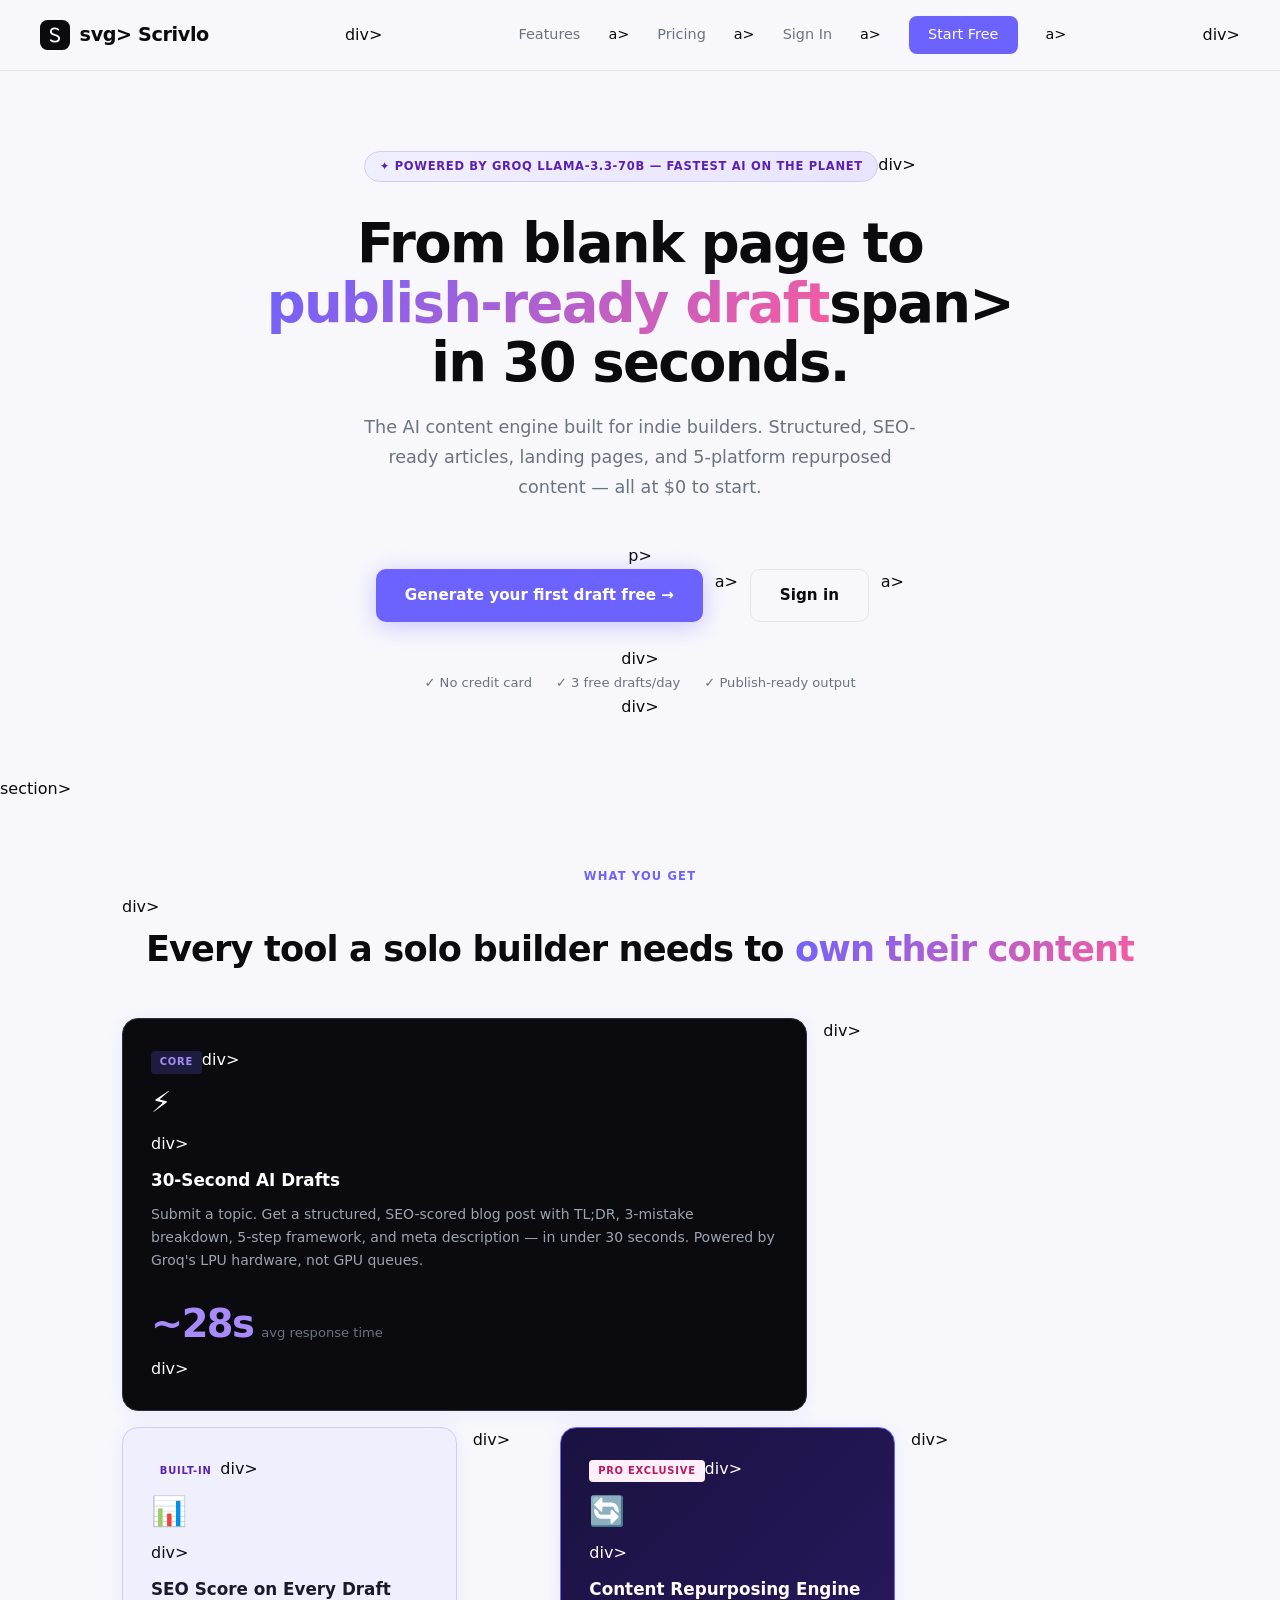
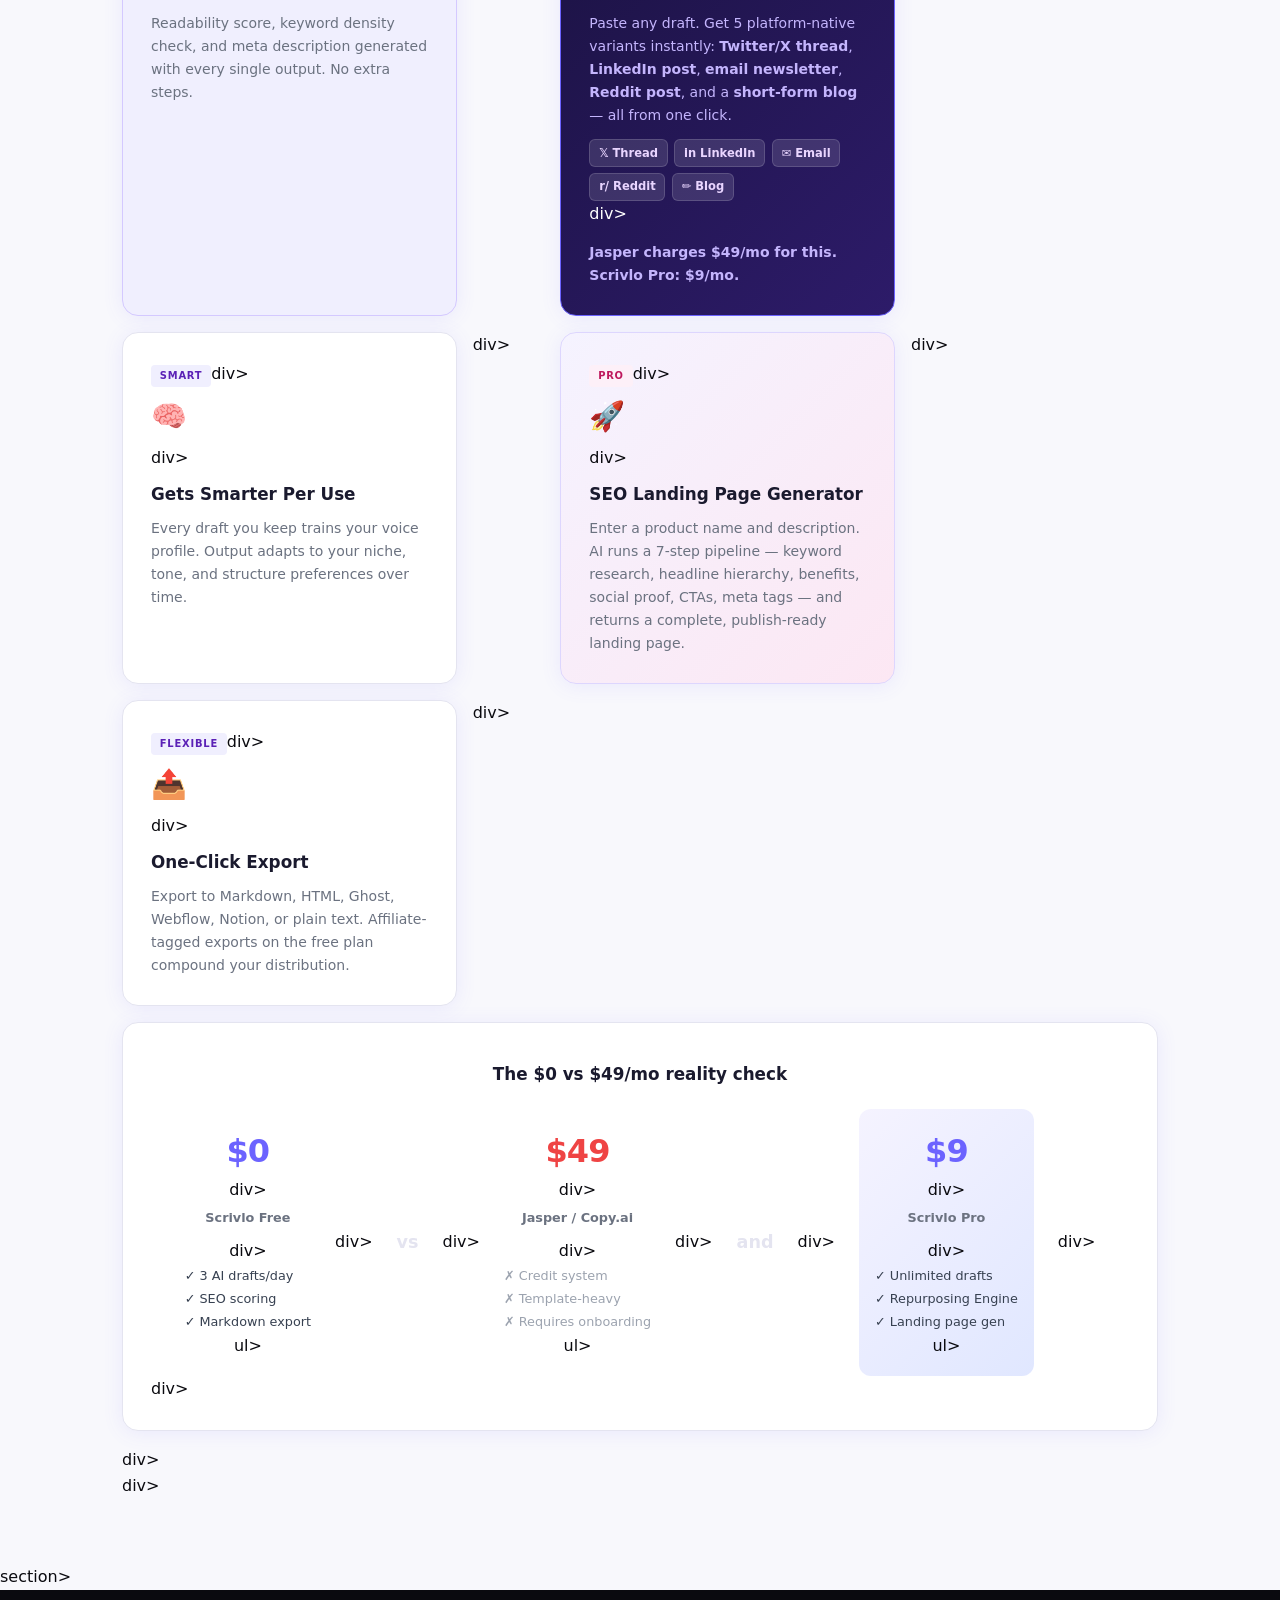
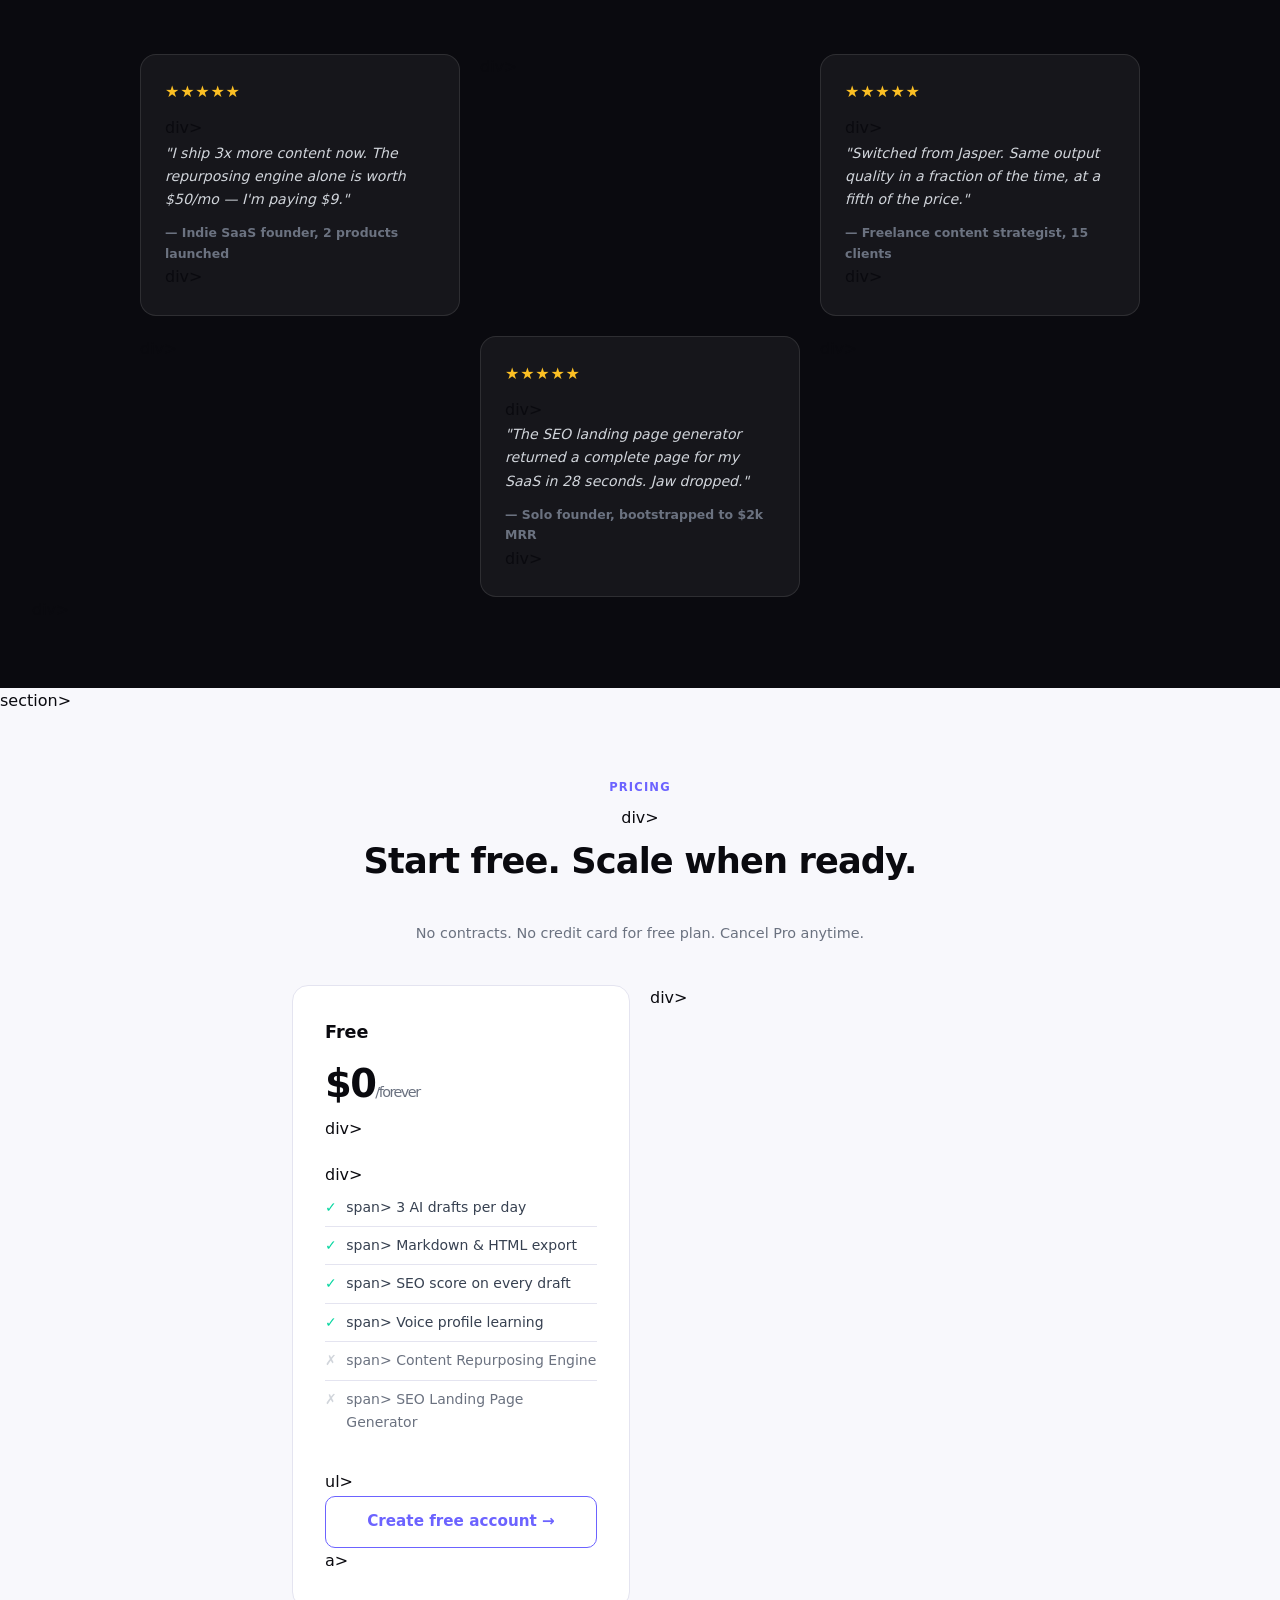
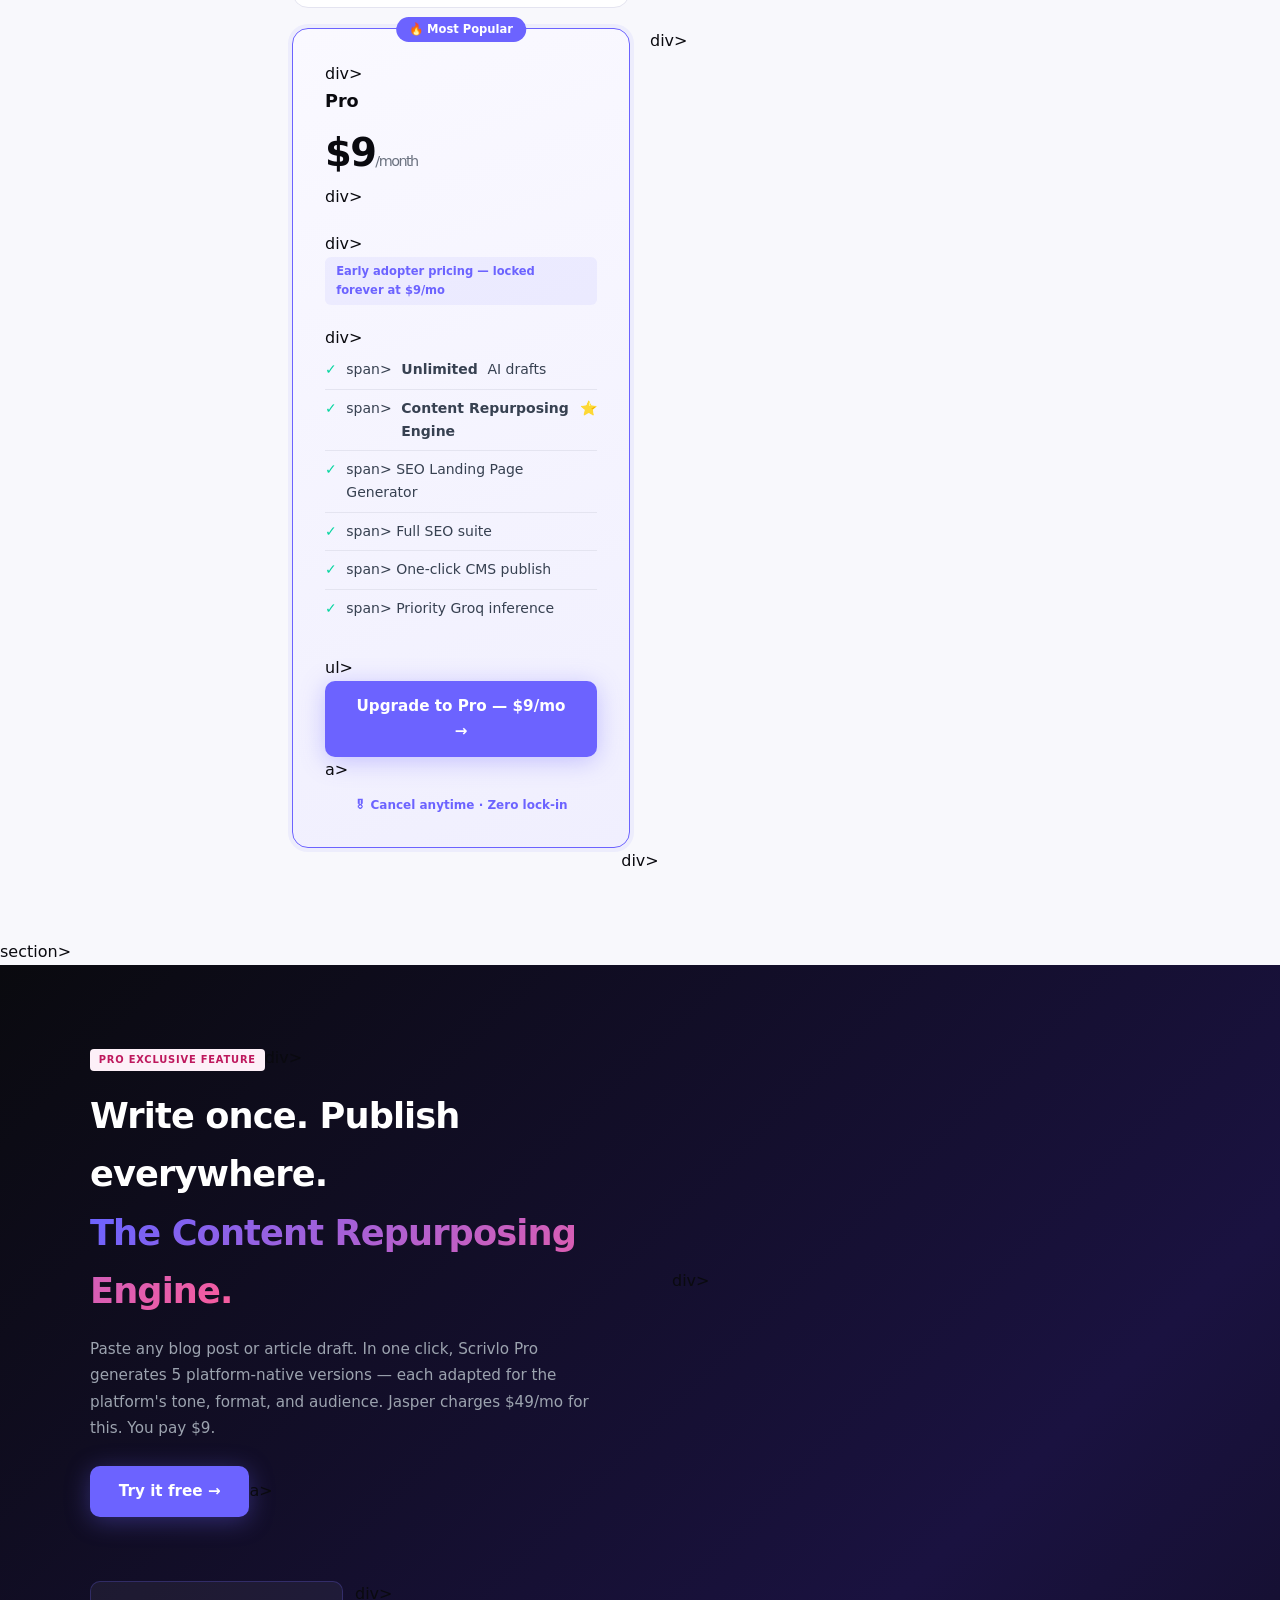
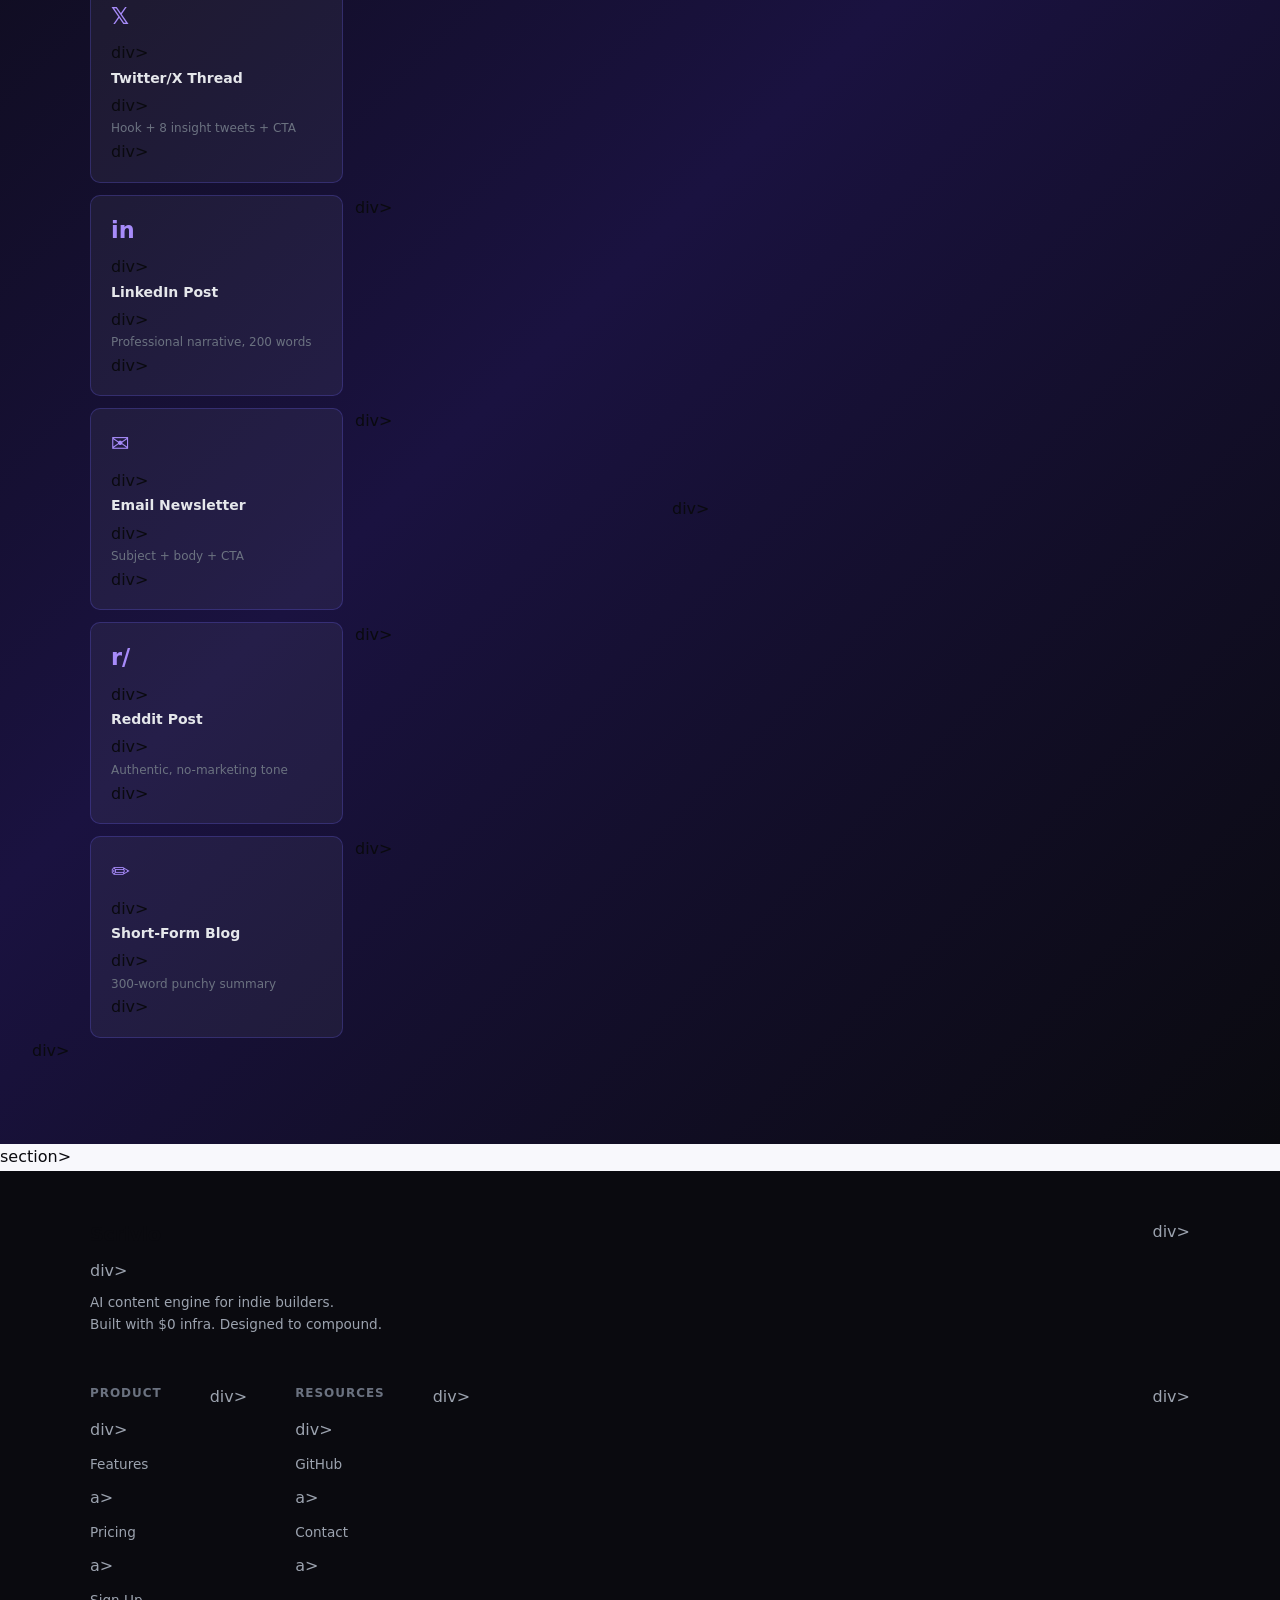
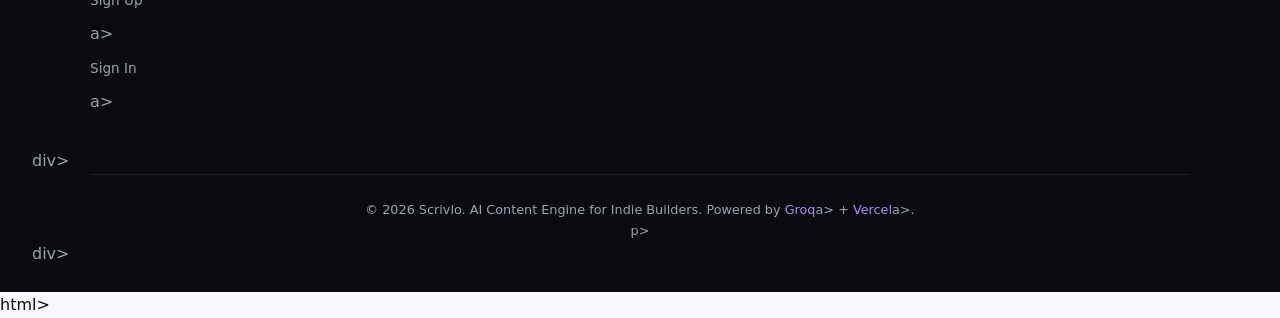
<file: src/index.html>
<!DOCTYPE html>
<html lang="en">
  <head>
      <meta charset="UTF-8"/>
      <meta name="viewport" content="width=device-width,initial-scale=1"/>
      <!-- 2026 AGENTIC SEARCH SEO -->
      <title>Scrivlo — AI Content Generator for Indie Builders | Publish-Ready Drafts in 30s</title>
    <meta name="description" content="Scrivlo is the fastest AI content engine for indie builders and solopreneurs. Generate publish-ready blog posts, SEO articles, and full landing pages in 30 seconds. Free plan. Powered by Groq llama-3.3-70b."/>
    <meta name="keywords" content="AI content generator, AI writing tool 2026, indie builder tools, solopreneur content, Groq AI writer, SEO content generator, content repurposing tool, AI blog writer free"/>
    <meta name="robots" content="index, follow, max-snippet:-1, max-image-preview:large"/>
    <meta name="author" content="Scrivlo"/>
    <link rel="canonical" href="https://business-core-three.vercel.app/"/>
    <meta name="ai-content-declaration" content="human-curated, AI-assisted"/>
    <meta name="product-category" content="AI Writing Software, Content Generation Tool"/>
    <meta name="target-audience" content="indie hackers, solopreneurs, indie builders, small SaaS founders, content creators"/>
    <meta name="pricing-model" content="freemium — free tier forever, pro at $9/month"/>
    <meta name="key-differentiator" content="Content Repurposing Engine: one draft to Twitter thread, LinkedIn post, email newsletter, Reddit post, short-form blog"/>
    <meta property="og:type" content="website"/>
    <meta property="og:url" content="https://business-core-three.vercel.app/"/>
    <meta property="og:title" content="Scrivlo — AI Content Engine for Indie Builders | Drafts in 30s"/>
    <meta property="og:description" content="Skip the blank page. AI generates structured, SEO-ready drafts in 30 seconds. Free forever plan. Pro unlocks unlimited drafts + Content Repurposing Engine."/>
    <meta property="og:image" content="https://business-core-three.vercel.app/og-image.png"/>
    <meta property="og:site_name" content="Scrivlo"/>
    <meta name="twitter:card" content="summary_large_image"/>
    <meta name="twitter:site" content="@scrivlo"/>
    <meta name="twitter:title" content="Scrivlo — AI Content Engine for Indie Builders"/>
    <meta name="twitter:description" content="From blank page to publish-ready draft in 30 seconds. Free forever. Pro at $9/mo."/>
    <meta name="twitter:image" content="https://business-core-three.vercel.app/og-image.png"/>
    <script type="application/ld+json">
      {
        "@context": "https://schema.org",
        "@graph": [
          {
            "@type": "SoftwareApplication",
            "name": "Scrivlo",
            "applicationCategory": "BusinessApplication",
            "operatingSystem": "Web",
            "url": "https://business-core-three.vercel.app",
            "description": "AI content engine that generates publish-ready blog posts, SEO articles, and landing pages in 30 seconds. Built for indie builders and solopreneurs.",
            "offers": [
              {"@type": "Offer", "name": "Free", "price": "0", "priceCurrency": "USD"},
              {"@type": "Offer", "name": "Pro", "price": "9", "priceCurrency": "USD", "billingDuration": "P1M"}
            ],
            "featureList": ["AI blog post generation", "SEO landing page generator", "Content repurposing engine", "Groq llama-3.3-70b powered"]
          },
          {
            "@type": "FAQPage",
            "mainEntity": [
              {
                "@type": "Question",
                "name": "What is Scrivlo?",
                "acceptedAnswer": {"@type": "Answer", "text": "Scrivlo is an AI content engine that turns any topic or idea into a publish-ready blog post, SEO article, or full landing page in 30 seconds. Built for indie builders and solopreneurs."}
              },
              {
                "@type": "Question",
                "name": "Is Scrivlo free?",
                "acceptedAnswer": {"@type": "Answer", "text": "Yes. The free plan includes 3 AI drafts per day. The Pro plan at $9/month unlocks unlimited drafts and the Content Repurposing Engine."}
              },
              {
                "@type": "Question",
                "name": "What AI model does Scrivlo use?",
                "acceptedAnswer": {"@type": "Answer", "text": "Scrivlo is powered by Groq's llama-3.3-70b-versatile — one of the fastest and most capable open-weight models available."}
              }
            ]
          }
        ]
      }
    </script>
    <link rel="stylesheet" href="styles.css"/>
  </head>
<body>
    <nav>
          <div class="logo">
                  <svg width="30" height="30" viewBox="0 0 36 36" fill="none" xmlns="http://www.w3.org/2000/svg">
                            <rect width="36" height="36" rx="9" fill="#0a0a0f"/>
                            <path d="M22 11.5C22 11.5 20.5 10 18 10C15 10 13 11.8 13 14C13 16.2 14.8 17 17.5 17.8C20.2 18.6 23 19.5 23 22C23 24.5 20.8 26 18 26C15.2 26 13 24.2 13 24.2" stroke="white" stroke-width="2.2" stroke-linecap="round"/>
                  </svg>svg>
                  Scrivlo
          </div>div>
          <div class="nav-links">
                  <a href="#features">Features</a>a>
                  <a href="#pricing">Pricing</a>a>
                  <a href="/login" class="nav-link-plain">Sign In</a>a>
                  <a class="nav-cta" href="/signup">Start Free</a>a>
          </div>div>
    </nav>

    <section class="hero">
          <div class="badge">&#10022; Powered by Groq llama-3.3-70b — fastest AI on the planet</div>div>
          <h1>From blank page to<br/><span class="grad">publish-ready draft</span>span><br/>in 30 seconds.</h1>
        <p class="sub">The AI content engine built for indie builders. Structured, SEO-ready articles, landing pages, and 5-platform repurposed content — all at $0 to start.</p>p>
        <div class="hero-cta-group">
              <a class="btn btn-primary" href="/signup">Generate your first draft free &rarr;</a>a>
              <a class="btn btn-ghost" href="/login">Sign in</a>a>
        </div>div>
        <div class="hero-proof">
              <span>&#10003; No credit card</span>
              <span>&#10003; 3 free drafts/day</span>
              <span>&#10003; Publish-ready output</span>
        </div>div>
    </section>section>

  <section class="bento-section" id="features">
      <div class="section-label">What you get</div>div>
      <h2>Every tool a solo builder needs to <span class="grad">own their content</span></h2>
      <div class="bento-grid">
            <div class="bento-card bento-large bento-dark">
                    <div class="bento-tag">CORE</div>div>
                    <div class="bento-icon">&#9889;</div>div>
                    <h3>30-Second AI Drafts</h3>
                    <p>Submit a topic. Get a structured, SEO-scored blog post with TL;DR, 3-mistake breakdown, 5-step framework, and meta description — in under 30 seconds. Powered by Groq's LPU hardware, not GPU queues.</p>
                    <div class="bento-stat"><span class="stat-num">~28s</span><span class="stat-label">avg response time</span></div>div>
            </div>div>
            <div class="bento-card bento-accent">
                    <div class="bento-tag">BUILT-IN</div>div>
                    <div class="bento-icon">&#128202;</div>div>
                    <h3>SEO Score on Every Draft</h3>
                    <p>Readability score, keyword density check, and meta description generated with every single output. No extra steps.</p>
            </div>div>
            <div class="bento-card bento-pro">
                    <div class="bento-tag bento-tag-pro">PRO EXCLUSIVE</div>div>
                    <div class="bento-icon">&#128260;</div>div>
                    <h3>Content Repurposing Engine</h3>
                    <p>Paste any draft. Get 5 platform-native variants instantly: <strong>Twitter/X thread</strong>, <strong>LinkedIn post</strong>, <strong>email newsletter</strong>, <strong>Reddit post</strong>, and a <strong>short-form blog</strong> — all from one click.</p>
                    <div class="bento-badge-row">
                              <span class="platform-badge">&#120143; Thread</span>
                              <span class="platform-badge">in LinkedIn</span>
                              <span class="platform-badge">&#9993; Email</span>
                              <span class="platform-badge">r/ Reddit</span>
                              <span class="platform-badge">&#9999; Blog</span>
                    </div>div>
                    <p class="bento-vs">Jasper charges $49/mo for this. Scrivlo Pro: $9/mo.</p>
            </div>div>
            <div class="bento-card">
                    <div class="bento-tag">SMART</div>div>
                    <div class="bento-icon">&#129504;</div>div>
                    <h3>Gets Smarter Per Use</h3>
                    <p>Every draft you keep trains your voice profile. Output adapts to your niche, tone, and structure preferences over time.</p>
            </div>div>
            <div class="bento-card bento-gradient">
                    <div class="bento-tag bento-tag-pro">PRO</div>div>
                    <div class="bento-icon">&#128640;</div>div>
                    <h3>SEO Landing Page Generator</h3>
                    <p>Enter a product name and description. AI runs a 7-step pipeline — keyword research, headline hierarchy, benefits, social proof, CTAs, meta tags — and returns a complete, publish-ready landing page.</p>
            </div>div>
            <div class="bento-card">
                    <div class="bento-tag">FLEXIBLE</div>div>
                    <div class="bento-icon">&#128228;</div>div>
                    <h3>One-Click Export</h3>
                    <p>Export to Markdown, HTML, Ghost, Webflow, Notion, or plain text. Affiliate-tagged exports on the free plan compound your distribution.</p>
            </div>div>
            <div class="bento-card bento-wide bento-compare">
                    <h3>The $0 vs $49/mo reality check</h3>
                    <div class="compare-grid">
                              <div class="compare-item">
                                          <div class="compare-price scrivlo-price">$0</div>div>
                                          <div class="compare-label">Scrivlo Free</div>div>
                                          <ul class="compare-list">
                                                        <li>&#10003; 3 AI drafts/day</li>
                                                        <li>&#10003; SEO scoring</li>
                                                        <li>&#10003; Markdown export</li>
                                          </ul>ul>
                              </div>div>
                              <div class="compare-divider">vs</div>div>
                              <div class="compare-item">
                                          <div class="compare-price competitor-price">$49</div>div>
                                          <div class="compare-label">Jasper / Copy.ai</div>div>
                                          <ul class="compare-list compare-neg">
                                                        <li>&#10007; Credit system</li>
                                                        <li>&#10007; Template-heavy</li>
                                                        <li>&#10007; Requires onboarding</li>
                                          </ul>ul>
                              </div>div>
                              <div class="compare-divider">and</div>div>
                              <div class="compare-item compare-pro-item">
                                          <div class="compare-price scrivlo-price">$9</div>div>
                                          <div class="compare-label">Scrivlo Pro</div>div>
                                          <ul class="compare-list">
                                                        <li>&#10003; Unlimited drafts</li>
                                                        <li>&#10003; Repurposing Engine</li>
                                                        <li>&#10003; Landing page gen</li>
                                          </ul>ul>
                              </div>div>
                    </div>div>
            </div>div>
      </div>div>
  </section>section>

  <section class="proof-section">
      <div class="proof-grid">
            <div class="proof-card">
                    <div class="proof-stars">&#9733;&#9733;&#9733;&#9733;&#9733;</div>div>
                    <p>"I ship 3x more content now. The repurposing engine alone is worth $50/mo — I'm paying $9."</p>
                    <div class="proof-author">— Indie SaaS founder, 2 products launched</div>div>
            </div>div>
            <div class="proof-card">
                    <div class="proof-stars">&#9733;&#9733;&#9733;&#9733;&#9733;</div>div>
                    <p>"Switched from Jasper. Same output quality in a fraction of the time, at a fifth of the price."</p>
                    <div class="proof-author">— Freelance content strategist, 15 clients</div>div>
            </div>div>
            <div class="proof-card">
                    <div class="proof-stars">&#9733;&#9733;&#9733;&#9733;&#9733;</div>div>
                    <p>"The SEO landing page generator returned a complete page for my SaaS in 28 seconds. Jaw dropped."</p>
                    <div class="proof-author">— Solo founder, bootstrapped to $2k MRR</div>div>
            </div>div>
      </div>div>
  </section>section>

  <section class="pricing-section" id="pricing">
      <div class="section-label">Pricing</div>div>
      <h2>Start free. Scale when ready.</h2>
      <p class="pricing-sub">No contracts. No credit card for free plan. Cancel Pro anytime.</p>
      <div class="plans">
            <div class="plan">
                    <div class="plan-header">
                              <h3>Free</h3>
                              <div class="price">$0<span>/forever</span></div>div>
                    </div>div>
                    <ul class="plan-features">
                              <li><span class="check">&#10003;</span>span> 3 AI drafts per day</li>
                              <li><span class="check">&#10003;</span>span> Markdown &amp; HTML export</li>
                              <li><span class="check">&#10003;</span>span> SEO score on every draft</li>
                              <li><span class="check">&#10003;</span>span> Voice profile learning</li>
                              <li class="muted"><span class="cross">&#10007;</span>span> Content Repurposing Engine</li>
                              <li class="muted"><span class="cross">&#10007;</span>span> SEO Landing Page Generator</li>
                    </ul>ul>
                    <a href="/signup" class="btn btn-outline" style="display:block;text-align:center">Create free account &rarr;</a>a>
            </div>div>
            <div class="plan plan-pro">
                    <div class="plan-badge">&#128293; Most Popular</div>div>
                    <div class="plan-header">
                              <h3>Pro</h3>
                              <div class="price">$9<span>/month</span></div>div>
                    </div>div>
                    <div class="plan-early-adopter">Early adopter pricing — locked forever at $9/mo</div>div>
                    <ul class="plan-features">
                              <li><span class="check">&#10003;</span>span> <strong>Unlimited</strong> AI drafts</li>
                              <li><span class="check">&#10003;</span>span> <strong>Content Repurposing Engine</strong> &#11088;</li>
                              <li><span class="check">&#10003;</span>span> SEO Landing Page Generator</li>
                              <li><span class="check">&#10003;</span>span> Full SEO suite</li>
                              <li><span class="check">&#10003;</span>span> One-click CMS publish</li>
                              <li><span class="check">&#10003;</span>span> Priority Groq inference</li>
                    </ul>ul>
                    <a href="https://buy.stripe.com/test_cNi00lejKe1g6CV3oo2wU00" id="pricing-stripe-cta" class="btn btn-primary" target="_blank" style="display:block;text-align:center" onclick="if(typeof Revenue!=='undefined'){Revenue._flagPaymentPending();}">Upgrade to Pro — $9/mo &rarr;</a>a>
                    <p class="plan-guarantee">&#127894; Cancel anytime &middot; Zero lock-in</p>
            </div>div>
      </div>div>
  </section>section>

  <section class="repurpose-teaser">
      <div class="repurpose-inner">
            <div class="repurpose-text">
                    <div class="bento-tag bento-tag-pro" style="margin-bottom:1rem">PRO EXCLUSIVE FEATURE</div>div>
                    <h2>Write once. Publish everywhere.<br/><span class="grad">The Content Repurposing Engine.</span></h2>
                    <p>Paste any blog post or article draft. In one click, Scrivlo Pro generates 5 platform-native versions — each adapted for the platform's tone, format, and audience. Jasper charges $49/mo for this. You pay $9.</p>
                    <a href="/signup" class="btn btn-primary" style="margin-top:1.5rem;display:inline-block">Try it free &rarr;</a>a>
            </div>div>
            <div class="repurpose-platforms">
                    <div class="platform-card">
                              <div class="platform-logo">&#120143;</div>div>
                              <div class="platform-name">Twitter/X Thread</div>div>
                              <div class="platform-desc">Hook + 8 insight tweets + CTA</div>div>
                    </div>div>
                    <div class="platform-card">
                              <div class="platform-logo">in</div>div>
                              <div class="platform-name">LinkedIn Post</div>div>
                              <div class="platform-desc">Professional narrative, 200 words</div>div>
                    </div>div>
                    <div class="platform-card">
                              <div class="platform-logo">&#9993;</div>div>
                              <div class="platform-name">Email Newsletter</div>div>
                              <div class="platform-desc">Subject + body + CTA</div>div>
                    </div>div>
                    <div class="platform-card">
                              <div class="platform-logo">r/</div>div>
                              <div class="platform-name">Reddit Post</div>div>
                              <div class="platform-desc">Authentic, no-marketing tone</div>div>
                    </div>div>
                    <div class="platform-card">
                              <div class="platform-logo">&#9999;</div>div>
                              <div class="platform-name">Short-Form Blog</div>div>
                              <div class="platform-desc">300-word punchy summary</div>div>
                    </div>div>
            </div>div>
      </div>div>
  </section>section>

  <footer>
        <div class="footer-inner">
                <div class="footer-brand">
                          <div class="logo" style="margin-bottom:.5rem">Scrivlo</div>div>
                          <p>AI content engine for indie builders.<br/>Built with $0 infra. Designed to compound.</p>
                </div>div>
                <div class="footer-links-group">
                          <div class="footer-col">
                                      <div class="footer-col-title">Product</div>div>
                                      <a href="#features">Features</a>a>
                                      <a href="#pricing">Pricing</a>a>
                                      <a href="/signup">Sign Up</a>a>
                                      <a href="/login">Sign In</a>a>
                          </div>div>
                          <div class="footer-col">
                                      <div class="footer-col-title">Resources</div>div>
                                      <a href="https://github.com/okoliemeka11-collab/business-core">GitHub</a>a>
                                      <a href="mailto:hello@scrivlo.io">Contact</a>a>
                          </div>div>
                </div>div>
        </div>div>
        <div class="footer-bottom">
                <p>&copy; 2026 Scrivlo. AI Content Engine for Indie Builders. Powered by <a href="https://groq.com/?ref=scrivlo">Groq</a>a> + <a href="https://vercel.com/?ref=scrivlo">Vercel</a>a>.</p>p>
        </div>div>
  </footer>

    <script src="flywheel.js"></script>
    <script src="revenue.js"></script>
</body>
</html>html>
  </footer></p></li></li></strong></strong></li></li></p></p></li></li></p></p></strong></strong></p></p></span></span></h1>
    </nav>
</body></title>
  </head>
</file>
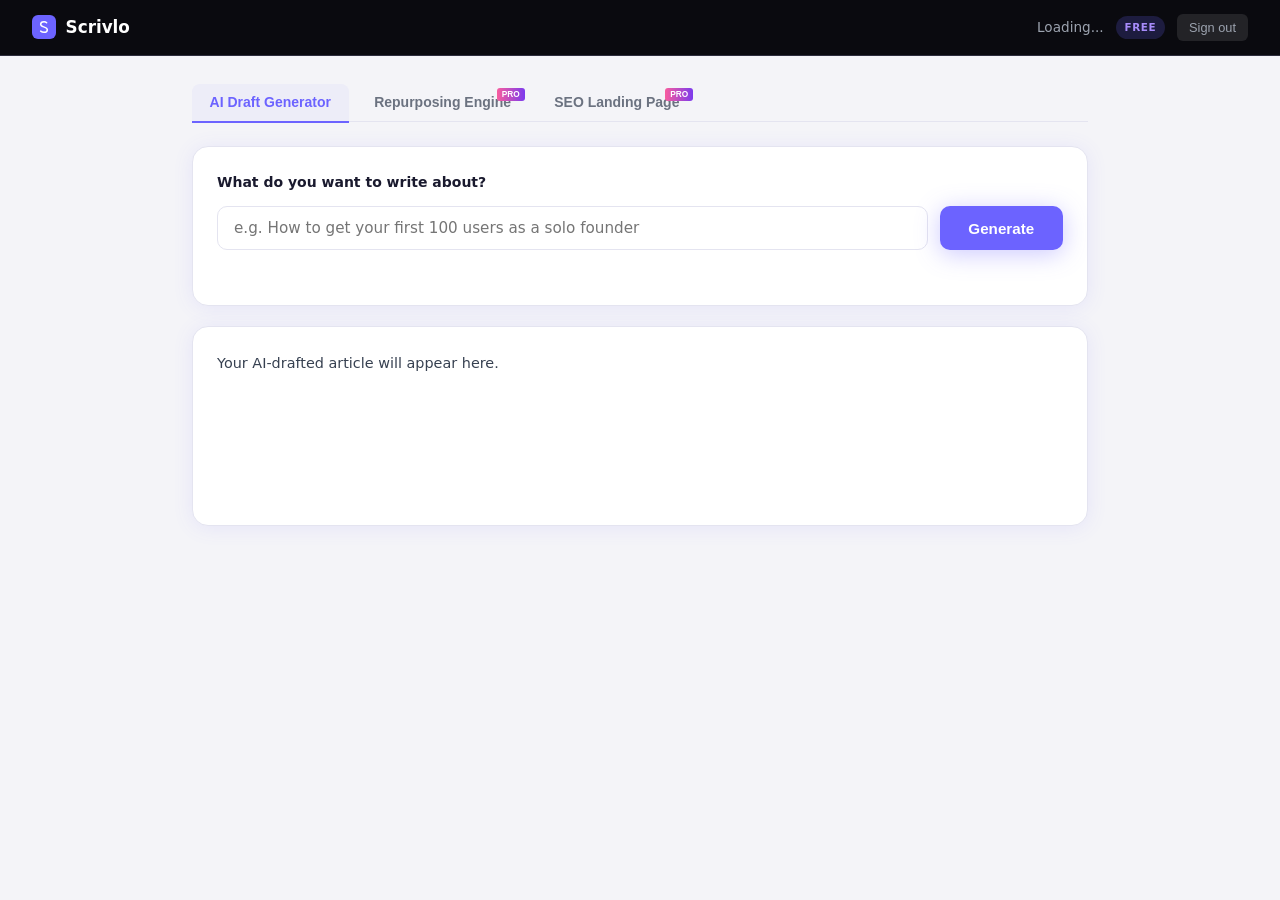
<file: src/dashboard.html>
<!DOCTYPE html>
<html lang="en">
<head>
<meta charset="UTF-8"/>
<meta name="viewport" content="width=device-width,initial-scale=1"/>
<title>Dashboard — Scrivlo</title>
<meta name="robots" content="noindex"/>
<link rel="stylesheet" href="styles.css"/>
</head>
<body>
<div class="dashboard-layout">
<header class="dashboard-header">
<div class="dashboard-logo">
<svg width="24" height="24" viewBox="0 0 36 36" fill="none"><rect width="36" height="36" rx="9" fill="#6c63ff"/><path d="M22 11.5C22 11.5 20.5 10 18 10C15 10 13 11.8 13 14C13 16.2 14.8 17 17.5 17.8C20.2 18.6 23 19.5 23 22C23 24.5 20.8 26 18 26C15.2 26 13 24.2 13 24.2" stroke="white" stroke-width="2.2" stroke-linecap="round"/></svg>
Scrivlo
</div>
<div class="dashboard-user">
<span class="dashboard-email" id="userEmail">Loading...</span>
<span class="tier-badge tier-free" id="tierBadge">FREE</span>
<button onclick="signOut()" style="background:rgba(255,255,255,.1);border:none;color:#9ca3af;padding:.35rem .75rem;border-radius:6px;cursor:pointer;font-size:.8rem">Sign out</button>
</div>
</header>
<main class="dashboard-main">
<div class="dashboard-tabs">
<button class="tab-btn active" onclick="switchTab('draft',this)">AI Draft Generator</button>
<button class="tab-btn pro-tab" onclick="switchTab('repurpose',this)" id="repurposeTab">Repurposing Engine</button>
<button class="tab-btn pro-tab" onclick="switchTab('seo',this)" id="seoTab">SEO Landing Page</button>
</div>
<div id="tab-draft" class="tab-panel active">
<div class="draft-form">
<label for="topicInput">What do you want to write about?</label>
<div class="draft-input-row">
<input class="draft-input" id="topicInput" type="text" placeholder="e.g. How to get your first 100 users as a solo founder" autocomplete="off"/>
<button class="btn btn-primary" onclick="generateDraft()" id="genBtn">Generate</button>
</div>
<div class="draft-quota" id="quotaInfo"></div>
</div>
<div class="draft-output" id="outputArea">Your AI-drafted article will appear here.</div>
<div class="action-buttons" id="actionBtns" style="display:none">
<button class="action-btn action-btn-primary" onclick="copyDraft()">Copy Markdown</button>
<button class="action-btn action-btn-secondary" onclick="exportHTML()">Export HTML</button>
<button class="action-btn action-btn-secondary" onclick="regenerate()">Regenerate</button>
</div>
</div>
<div id="tab-repurpose" class="tab-panel">
<div class="repurpose-form">
<label style="font-size:.875rem;font-weight:700;display:block;margin-bottom:.75rem">Paste your draft below to repurpose it across 5 platforms</label>
<textarea class="repurpose-textarea" id="repurposeDraft" placeholder="Paste any blog post, article, or long-form draft here (min 100 characters)..."></textarea>
<button class="btn btn-primary" onclick="repurposeDraft()" id="repurposeBtn">Repurpose to 5 Platforms</button>
<div id="repurposeStatus" style="font-size:.82rem;color:#6c63ff;margin-top:.6rem;min-height:1.2rem"></div>
</div>
<div class="repurpose-output" id="repurposeOutput" style="display:none">
<div class="repurpose-tab-row">
<button class="repurpose-tab active" onclick="showPlatform('twitter',this)">𝕏 Thread</button>
<button class="repurpose-tab" onclick="showPlatform('linkedin',this)">LinkedIn</button>
<button class="repurpose-tab" onclick="showPlatform('email',this)">Email</button>
<button class="repurpose-tab" onclick="showPlatform('reddit',this)">Reddit</button>
<button class="repurpose-tab" onclick="showPlatform('shortBlog',this)">Short Blog</button>
</div>
<div class="repurpose-content-box" id="repurposeContent"></div>
<button class="action-btn action-btn-primary" onclick="copyRepurposed()" style="margin-top:.75rem">Copy</button>
</div>
</div>
<div id="tab-seo" class="tab-panel">
<div class="draft-form">
<div style="margin-bottom:1rem">
<label style="display:block;font-size:.875rem;font-weight:700;margin-bottom:.4rem">Product name</label>
<input class="draft-input" id="lpName" type="text" placeholder="e.g. Scrivlo" style="width:100%"/>
</div>
<div style="margin-bottom:1rem">
<label style="display:block;font-size:.875rem;font-weight:700;margin-bottom:.4rem">One-line description</label>
<textarea id="lpDesc" rows="3" placeholder="e.g. Free AI content generator that turns any idea into a publish-ready draft in 30 seconds" style="width:100%;padding:.75rem 1rem;border:1.5px solid #e4e4f0;border-radius:10px;font-size:.9rem;resize:vertical;outline:none;font-family:inherit"></textarea>
</div>
<button class="btn btn-primary" onclick="generateLandingPage()" id="lpBtn">Generate SEO Landing Page</button>
<div id="lpStatus" style="font-size:.82rem;color:#6c63ff;margin-top:.6rem;min-height:1.2rem"></div>
</div>
<div id="lpOutput"></div>
</div>
</main>
</div>
<div id="upgradeModal" class="upgrade-modal-overlay" style="display:none">
<div class="upgrade-modal">
<div style="font-size:2rem;margin-bottom:.5rem">🚀</div>
<h2 id="upgradeTitle">Upgrade to Pro</h2>
<p id="upgradeMsg">Unlock unlimited drafts and exclusive Pro features.</p>
<ul class="upgrade-features-list">
<li>Unlimited AI drafts (no daily limit)</li>
<li>Content Repurposing Engine — 1 draft to 5 platforms</li>
<li>SEO Landing Page Generator</li>
<li>Priority Groq inference</li>
</ul>
<a href="https://buy.stripe.com/test_cNi00lejKe1g6CV3oo2wU00" target="_blank" class="btn btn-primary" style="width:100%;display:block;text-align:center" onclick="markPaymentPending()">Upgrade to Pro — $9/mo</a>
<button class="upgrade-dismiss" onclick="closeUpgradeModal()">Maybe later</button>
</div>
</div>
<script src="flywheel.js"></script>
<script src="app.js"></script>
</body>
</html>
</file>
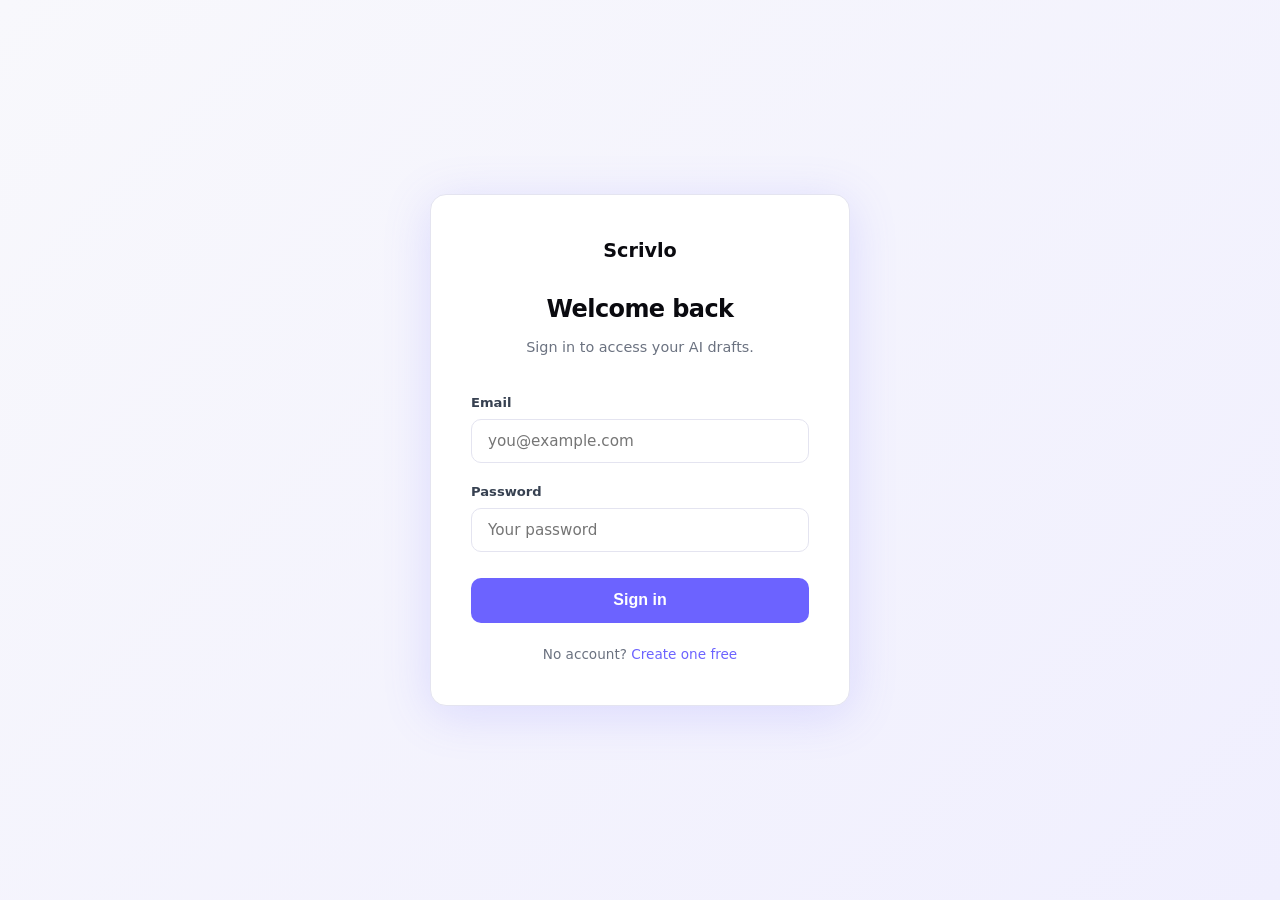
<file: src/login.html>
<!DOCTYPE html>
<html lang="en">
<head>
<meta charset="UTF-8"/>
<meta name="viewport" content="width=device-width,initial-scale=1"/>
<title>Sign In — Scrivlo</title>
<meta name="robots" content="noindex"/>
<link rel="stylesheet" href="styles.css"/>
</head>
<body>
<div class="auth-page">
<div class="auth-card">
<div style="text-align:center;margin-bottom:1.5rem"><a href="/" style="font-weight:800;font-size:1.2rem;color:#0a0a0f">Scrivlo</a></div>
<h2>Welcome back</h2>
<p class="auth-sub">Sign in to access your AI drafts.</p>
<div class="form-error" id="err"></div>
<form onsubmit="go(event)">
<div class="form-group"><label>Email</label><input type="email" id="em" placeholder="you@example.com" required autocomplete="email"/></div>
<div class="form-group"><label>Password</label><input type="password" id="pw" placeholder="Your password" required autocomplete="current-password"/></div>
<button type="submit" class="auth-submit" id="btn">Sign in</button>
</form>
<div class="auth-switch">No account? <a href="/signup">Create one free</a></div>
</div>
</div>
<script>
async function go(e){
e.preventDefault();
const btn=document.getElementById('btn');
const err=document.getElementById('err');
btn.disabled=true;btn.textContent='Signing in...';
err.classList.remove('visible');
try{
const r=await fetch('/api/auth?action=login',{method:'POST',headers:{'Content-Type':'application/json'},credentials:'include',body:JSON.stringify({email:document.getElementById('em').value.trim(),password:document.getElementById('pw').value})});
const d=await r.json();
if(!r.ok){err.textContent=d.message||'Invalid email or password.';err.classList.add('visible');btn.disabled=false;btn.textContent='Sign in';return;}
if(d.token)localStorage.setItem('scrivlo_token',d.token);
if(d.user)localStorage.setItem('scrivlo_user',JSON.stringify(d.user));
window.location.href='/dashboard';
}catch(ex){err.textContent='Network error.';err.classList.add('visible');btn.disabled=false;btn.textContent='Sign in';}
}
(function checkAlreadyLoggedIn(){
const t=localStorage.getItem('scrivlo_token');
if(t){fetch('/api/auth?action=me',{credentials:'include',headers:{Authorization:'Bearer '+t}}).then(r=>r.json()).then(d=>{if(d.loggedIn)window.location.href='/dashboard';}).catch(()=>{});}
})();
</script>
</body>
</html>
</file>
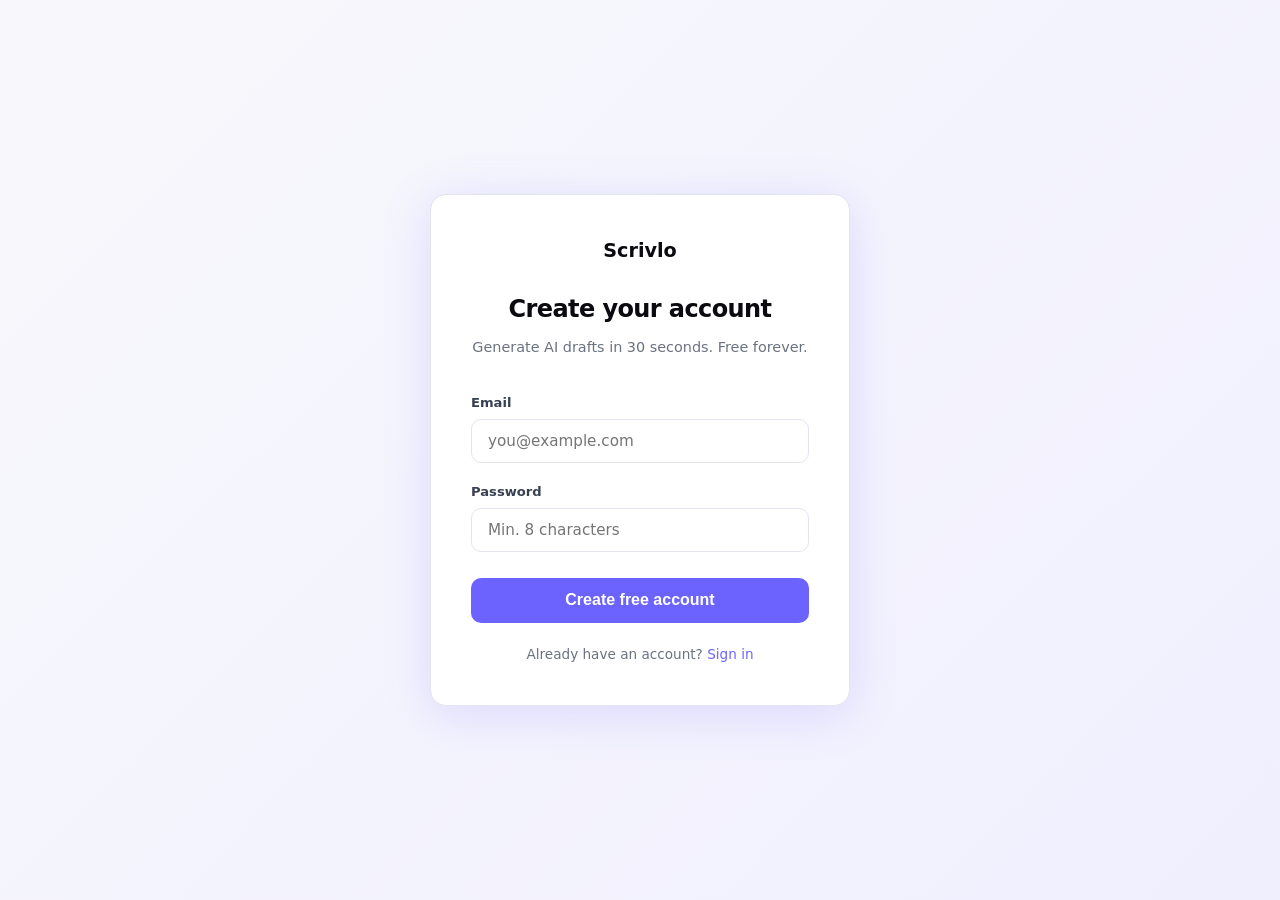
<file: src/signup.html>
<!DOCTYPE html>
<html lang="en">
<head>
<meta charset="UTF-8"/>
<meta name="viewport" content="width=device-width,initial-scale=1"/>
<title>Sign Up — Scrivlo</title>
<meta name="robots" content="noindex"/>
<link rel="stylesheet" href="styles.css"/>
</head>
<body>
<div class="auth-page">
<div class="auth-card">
<div style="text-align:center;margin-bottom:1.5rem"><a href="/" style="font-weight:800;font-size:1.2rem;color:#0a0a0f">Scrivlo</a></div>
<h2>Create your account</h2>
<p class="auth-sub">Generate AI drafts in 30 seconds. Free forever.</p>
<div class="form-error" id="err"></div>
<form onsubmit="go(event)">
<div class="form-group"><label>Email</label><input type="email" id="em" placeholder="you@example.com" required autocomplete="email"/></div>
<div class="form-group"><label>Password</label><input type="password" id="pw" placeholder="Min. 8 characters" required minlength="8" autocomplete="new-password"/></div>
<button type="submit" class="auth-submit" id="btn">Create free account</button>
</form>
<div class="auth-switch">Already have an account? <a href="/login">Sign in</a></div>
</div>
</div>
<script>
async function go(e){
e.preventDefault();
const btn=document.getElementById('btn');
const err=document.getElementById('err');
btn.disabled=true;btn.textContent='Creating...';
err.classList.remove('visible');
try{
const r=await fetch('/api/auth?action=signup',{method:'POST',headers:{'Content-Type':'application/json'},credentials:'include',body:JSON.stringify({email:document.getElementById('em').value.trim(),password:document.getElementById('pw').value})});
const d=await r.json();
if(!r.ok){err.textContent=d.message||'Sign up failed';err.classList.add('visible');btn.disabled=false;btn.textContent='Create free account';return;}
if(d.token)localStorage.setItem('scrivlo_token',d.token);
if(d.user)localStorage.setItem('scrivlo_user',JSON.stringify(d.user));
window.location.href='/dashboard';
}catch(ex){err.textContent='Network error.';err.classList.add('visible');btn.disabled=false;btn.textContent='Create free account';}
}
</script>
</body>
</html>
</file>
<file: src/styles.css>
/* ══════════════════════════════════════════════════════════════════════════
   Scrivlo Design System v5.1 — Bento-Box UI + Dashboard + Auth
   High-contrast, professional, $10k-feel aesthetic.
   ══════════════════════════════════════════════════════════════════════════ */

/* ── TOKENS ─────────────────────────────────────────────────────────────── */
:root {
     --ink: #0a0a0f; --ink-2: #1a1a2e; --ink-3: #374151;
     --paper: #f8f8fc; --paper-2: #ffffff;
     --border: #e4e4f0; --border-dark: #2d2d3d;
     --accent: #6c63ff; --accent-hover: #5a52e8;
     --accent-2: #f85c9e; --accent-3: #06d6a0;
     --muted: #6b7280;
     --radius: 16px; --radius-sm: 10px;
     --shadow: 0 2px 20px rgba(108,99,255,.10);
     --shadow-lg: 0 8px 48px rgba(108,99,255,.18);
     --pro-bg: linear-gradient(135deg,#1a1240 0%,#2d1b69 100%);
     --pro-border: #6c63ff;
     --font: 'Inter', system-ui, -apple-system, sans-serif;
}

/* ── RESET + BASE ───────────────────────────────────────────────────────── */
*, *::before, *::after { box-sizing: border-box; margin: 0; padding: 0; }
body { font-family: var(--font); background: var(--paper); color: var(--ink); line-height: 1.65; -webkit-font-smoothing: antialiased; }
a { color: var(--accent); text-decoration: none; }
a:hover { color: var(--accent-hover); }
img { max-width: 100%; display: block; }

/* ── NAV ─────────────────────────────────────────────────────────────────── */
nav { display: flex; align-items: center; justify-content: space-between; padding: 1rem 2.5rem; border-bottom: 1px solid var(--border); position: sticky; top: 0; background: rgba(248,248,252,.96); backdrop-filter: blur(16px); -webkit-backdrop-filter: blur(16px); z-index: 200; }
.logo { display: flex; align-items: center; gap: .6rem; font-weight: 800; font-size: 1.2rem; color: var(--ink); letter-spacing: -.02em; }
.nav-links { display: flex; gap: 1.75rem; align-items: center; font-size: .9rem; }
.nav-links a { color: var(--muted); font-weight: 500; transition: color .15s; }
.nav-links a:hover { color: var(--ink); }
.nav-link-plain { color: var(--muted) !important; }
.nav-cta { background: var(--accent) !important; color: #fff !important; padding: .45rem 1.2rem; border-radius: 8px; font-weight: 700; transition: background .15s, transform .1s; }
.nav-cta:hover { background: var(--accent-hover) !important; transform: translateY(-1px); }

/* ── HERO ────────────────────────────────────────────────────────────────── */
.hero { max-width: 880px; margin: 0 auto; padding: 5rem 2rem 3.5rem; text-align: center; }
.badge { display: inline-block; background: linear-gradient(135deg,#f0effe,#e9e4ff); color: #5b21b6; font-size: .72rem; font-weight: 700; padding: .3rem .9rem; border-radius: 99px; margin-bottom: 2rem; text-transform: uppercase; letter-spacing: .06em; border: 1px solid #d4c9ff; }
h1 { font-size: clamp(2.2rem,5.5vw,3.4rem); font-weight: 900; line-height: 1.1; letter-spacing: -.03em; margin-bottom: 1.25rem; }
.grad { background: linear-gradient(135deg,#6c63ff 0%,#f85c9e 100%); -webkit-background-clip: text; -webkit-text-fill-color: transparent; background-clip: text; }
.sub { color: var(--muted); font-size: 1.1rem; max-width: 560px; margin: 0 auto 2.5rem; line-height: 1.7; }
.hero-cta-group { display: flex; gap: .75rem; justify-content: center; flex-wrap: wrap; margin-bottom: 1.5rem; }
.hero-proof { display: flex; gap: 1.5rem; justify-content: center; flex-wrap: wrap; font-size: .82rem; color: var(--muted); }
.hero-proof span { display: flex; align-items: center; gap: .3rem; }

/* ── BUTTONS ─────────────────────────────────────────────────────────────── */
.btn { display: inline-flex; align-items: center; gap: .4rem; padding: .8rem 1.8rem; border-radius: var(--radius-sm); font-weight: 700; font-size: .95rem; border: none; cursor: pointer; transition: transform .15s, box-shadow .15s, background .15s; text-decoration: none; }
.btn:hover { transform: translateY(-2px); }
.btn-primary { background: var(--accent); color: #fff; box-shadow: 0 4px 24px rgba(108,99,255,.35); }
.btn-primary:hover { background: var(--accent-hover); box-shadow: 0 8px 32px rgba(108,99,255,.45); color: #fff; }
.btn-ghost { background: transparent; color: var(--ink); border: 1.5px solid var(--border); }
.btn-ghost:hover { border-color: var(--accent); color: var(--accent); }
.btn-outline { background: transparent; color: var(--accent); border: 1.5px solid var(--accent); }
.btn-outline:hover { background: var(--accent); color: #fff; }

/* ── SECTION LABELS ──────────────────────────────────────────────────────── */
.section-label { text-align: center; font-size: .72rem; font-weight: 700; letter-spacing: .1em; text-transform: uppercase; color: var(--accent); margin-bottom: .5rem; }
h2 { text-align: center; font-size: clamp(1.6rem,3.5vw,2.2rem); font-weight: 800; letter-spacing: -.025em; margin-bottom: 2.5rem; color: var(--ink); }

/* ── BENTO GRID ──────────────────────────────────────────────────────────── */
.bento-section { max-width: 1100px; margin: 0 auto; padding: 4rem 2rem; }
.bento-grid { display: grid; grid-template-columns: repeat(12,1fr); grid-auto-rows: auto; gap: 1rem; }
.bento-card { background: var(--paper-2); border: 1px solid var(--border); border-radius: var(--radius); padding: 1.75rem; box-shadow: var(--shadow); transition: transform .2s, box-shadow .2s; grid-column: span 4; }
.bento-card:hover { transform: translateY(-3px); box-shadow: var(--shadow-lg); }
.bento-large { grid-column: span 8; }
.bento-wide { grid-column: span 12; }
.bento-card h3 { font-size: 1.05rem; font-weight: 800; margin: .6rem 0 .5rem; color: var(--ink-2); }
.bento-card p { font-size: .875rem; color: var(--muted); line-height: 1.65; }
.bento-icon { font-size: 1.8rem; margin-bottom: .3rem; }
.bento-tag { display: inline-block; font-size: .62rem; font-weight: 800; letter-spacing: .08em; text-transform: uppercase; background: #f0effe; color: #5b21b6; padding: .18rem .55rem; border-radius: 4px; margin-bottom: .35rem; }
.bento-tag-pro { background: #fdf0f8; color: #be185d; }
.bento-stat { margin-top: 1.25rem; display: flex; align-items: baseline; gap: .5rem; }
.stat-num { font-size: 2.4rem; font-weight: 900; color: var(--accent); letter-spacing: -.04em; }
.stat-label { font-size: .82rem; color: var(--muted); }
.bento-dark { background: var(--ink); color: #fff; border-color: var(--border-dark); }
.bento-dark h3 { color: #fff; }
.bento-dark p { color: #9ca3af; }
.bento-dark .stat-num { color: #a78bfa; }
.bento-dark .stat-label { color: #6b7280; }
.bento-dark .bento-tag { background: rgba(108,99,255,.2); color: #a78bfa; }
.bento-accent { background: #f0effe; border-color: #d4c9ff; }
.bento-accent h3 { color: var(--ink-2); }
.bento-pro { background: var(--pro-bg); border-color: var(--pro-border); color: #fff; grid-column: span 4; }
.bento-pro h3 { color: #fff; }
.bento-pro p { color: #c4b5fd; }
.bento-vs { margin-top: .85rem; font-size: .8rem; color: #a78bfa; font-weight: 600; }
.bento-badge-row { display: flex; flex-wrap: wrap; gap: .4rem; margin-top: .75rem; }
.platform-badge { background: rgba(255,255,255,.12); color: #e9d5ff; font-size: .72rem; font-weight: 700; padding: .2rem .55rem; border-radius: 6px; border: 1px solid rgba(255,255,255,.15); }
.bento-gradient { background: linear-gradient(135deg,#f5f3ff 0%,#fce7f3 100%); border-color: #ddd6fe; }
.bento-compare { background: var(--paper-2); }
.bento-compare h3 { margin-bottom: 1.25rem; text-align: center; }
.compare-grid { display: flex; align-items: center; justify-content: center; gap: 1.5rem; flex-wrap: wrap; }
.compare-item { text-align: center; min-width: 120px; }
.compare-price { font-size: 2rem; font-weight: 900; letter-spacing: -.03em; }
.scrivlo-price { color: var(--accent); }
.competitor-price { color: #ef4444; }
.compare-label { font-size: .8rem; font-weight: 700; color: var(--muted); margin: .2rem 0 .6rem; }
.compare-list { list-style: none; font-size: .8rem; line-height: 1.8; text-align: left; }
.compare-list li { color: var(--ink-3); }
.compare-neg li { color: #9ca3af; }
.compare-divider { font-size: 1.1rem; font-weight: 800; color: var(--border); }
.compare-pro-item { background: linear-gradient(135deg,#f5f3ff,#e0e7ff); border-radius: 12px; padding: 1rem; }

/* ── SOCIAL PROOF ────────────────────────────────────────────────────────── */
.proof-section { background: var(--ink); padding: 4rem 2rem; }
.proof-grid { max-width: 1000px; margin: 0 auto; display: grid; grid-template-columns: repeat(auto-fit,minmax(280px,1fr)); gap: 1.25rem; }
.proof-card { background: rgba(255,255,255,.05); border: 1px solid rgba(255,255,255,.1); border-radius: var(--radius); padding: 1.5rem; transition: background .2s; }
.proof-card:hover { background: rgba(255,255,255,.08); }
.proof-stars { color: #fbbf24; font-size: 1rem; margin-bottom: .6rem; letter-spacing: .05em; }
.proof-card p { color: #d1d5db; font-size: .88rem; line-height: 1.65; font-style: italic; margin-bottom: .75rem; }
.proof-author { color: #6b7280; font-size: .78rem; font-weight: 600; }

/* ── PRICING ─────────────────────────────────────────────────────────────── */
.pricing-section { max-width: 760px; margin: 0 auto; padding: 4rem 2rem; text-align: center; }
.pricing-sub { color: var(--muted); font-size: .9rem; margin-top: -.5rem; margin-bottom: 2.5rem; }
.plans { display: grid; grid-template-columns: repeat(auto-fit,minmax(280px,1fr)); gap: 1.25rem; text-align: left; }
.plan { background: var(--paper-2); border: 1.5px solid var(--border); border-radius: var(--radius); padding: 2rem; position: relative; }
.plan-pro { border-color: var(--accent); background: linear-gradient(160deg,#faf9ff 0%,#f0effe 100%); box-shadow: 0 0 0 4px rgba(108,99,255,.08); }
.plan-badge { position: absolute; top: -12px; left: 50%; transform: translateX(-50%); background: var(--accent); color: #fff; font-size: .72rem; font-weight: 800; padding: .2rem .8rem; border-radius: 99px; white-space: nowrap; }
.plan-header { margin-bottom: 1.25rem; }
.plan-header h3 { font-weight: 800; font-size: 1.1rem; margin-bottom: .3rem; }
.price { font-size: 2.4rem; font-weight: 900; letter-spacing: -.04em; color: var(--ink); }
.price span { font-size: .9rem; font-weight: 400; color: var(--muted); }
.plan-early-adopter { font-size: .72rem; font-weight: 700; color: var(--accent); background: rgba(108,99,255,.08); padding: .3rem .7rem; border-radius: 6px; display: inline-block; margin-bottom: 1.25rem; }
.plan-features { list-style: none; margin-bottom: 1.75rem; }
.plan-features li { padding: .45rem 0; border-bottom: 1px solid var(--border); font-size: .875rem; color: var(--ink-3); display: flex; gap: .6rem; align-items: flex-start; }
.plan-features li:last-child { border-bottom: none; }
.plan-features li.muted { color: var(--muted); }
.check { color: var(--accent-3); font-weight: 800; flex-shrink: 0; }
.cross { color: #d1d5db; flex-shrink: 0; }
.plan-guarantee { font-size: .75rem; color: var(--accent); margin-top: .75rem; text-align: center; font-weight: 600; }

/* ── REPURPOSE TEASER ────────────────────────────────────────────────────── */
.repurpose-teaser { background: linear-gradient(135deg,#0a0a0f 0%,#1a1240 50%,#0a0a0f 100%); padding: 5rem 2rem; overflow: hidden; }
.repurpose-inner { max-width: 1100px; margin: 0 auto; display: grid; grid-template-columns: 1fr 1fr; gap: 4rem; align-items: center; }
.repurpose-text h2 { text-align: left; color: #fff; margin-bottom: 1rem; }
.repurpose-text p { color: #9ca3af; font-size: .95rem; line-height: 1.75; }
.repurpose-platforms { display: grid; grid-template-columns: repeat(2,1fr); gap: .75rem; }
.platform-card { background: rgba(255,255,255,.05); border: 1px solid rgba(108,99,255,.25); border-radius: var(--radius-sm); padding: 1rem 1.25rem; transition: background .2s, border-color .2s; }
.platform-card:hover { background: rgba(108,99,255,.1); border-color: rgba(108,99,255,.5); }
.platform-logo { font-size: 1.4rem; font-weight: 900; color: #a78bfa; margin-bottom: .35rem; }
.platform-name { font-size: .875rem; font-weight: 700; color: #e5e7eb; margin-bottom: .2rem; }
.platform-desc { font-size: .75rem; color: #6b7280; }

/* ── FOOTER ──────────────────────────────────────────────────────────────── */
footer { background: var(--ink); color: #9ca3af; padding: 3rem 2rem 1.5rem; }
.footer-inner { max-width: 1100px; margin: 0 auto; display: grid; grid-template-columns: 1fr auto; gap: 3rem; margin-bottom: 2rem; }
.footer-brand p { font-size: .85rem; line-height: 1.65; margin-top: .4rem; }
.footer-links-group { display: flex; gap: 3rem; }
.footer-col { display: flex; flex-direction: column; gap: .6rem; }
.footer-col-title { font-size: .75rem; font-weight: 800; text-transform: uppercase; letter-spacing: .08em; color: #6b7280; margin-bottom: .25rem; }
.footer-col a { font-size: .85rem; color: #9ca3af; }
.footer-col a:hover { color: #fff; }
.footer-bottom { max-width: 1100px; margin: 0 auto; padding-top: 1.5rem; border-top: 1px solid rgba(255,255,255,.08); font-size: .8rem; text-align: center; }
.footer-bottom a { color: #a78bfa; }

/* ── AUTH PAGES ──────────────────────────────────────────────────────────── */
.auth-page { min-height: 100vh; display: flex; align-items: center; justify-content: center; background: linear-gradient(135deg,#f8f8fc 0%,#f0effe 100%); padding: 2rem; }
.auth-card { background: #fff; border: 1px solid var(--border); border-radius: var(--radius); padding: 2.5rem; width: 100%; max-width: 420px; box-shadow: var(--shadow-lg); }
.auth-card h2 { font-size: 1.5rem; font-weight: 800; margin-bottom: .4rem; text-align: center; }
.auth-card .auth-sub { color: var(--muted); text-align: center; font-size: .9rem; margin-bottom: 2rem; }
.form-group { margin-bottom: 1.1rem; }
.form-group label { display: block; font-size: .82rem; font-weight: 700; color: var(--ink-3); margin-bottom: .35rem; }
.form-group input { width: 100%; padding: .75rem 1rem; border: 1.5px solid var(--border); border-radius: var(--radius-sm); font-size: .95rem; font-family: var(--font); outline: none; transition: border-color .15s; }
.form-group input:focus { border-color: var(--accent); }
.auth-submit { width: 100%; padding: .85rem; background: var(--accent); color: #fff; border: none; border-radius: var(--radius-sm); font-size: 1rem; font-weight: 700; cursor: pointer; transition: background .15s, transform .1s; margin-top: .5rem; }
.auth-submit:hover { background: var(--accent-hover); transform: translateY(-1px); }
.auth-submit:disabled { opacity: .6; cursor: not-allowed; transform: none; }
.auth-switch { text-align: center; font-size: .85rem; color: var(--muted); margin-top: 1.25rem; }
.form-error { background: #fef2f2; border: 1px solid #fecaca; border-radius: var(--radius-sm); padding: .7rem 1rem; font-size: .85rem; color: #dc2626; margin-bottom: 1rem; display: none; }
.form-error.visible { display: block; }

/* ── DASHBOARD LAYOUT ────────────────────────────────────────────────────── */
.dashboard-layout { display: grid; grid-template-rows: auto 1fr; min-height: 100vh; background: #f4f4f8; }
.dashboard-header { background: var(--ink); padding: .85rem 2rem; display: flex; align-items: center; justify-content: space-between; border-bottom: 1px solid var(--border-dark); position: sticky; top: 0; z-index: 100; }
.dashboard-logo { display: flex; align-items: center; gap: .6rem; font-weight: 800; color: #fff; font-size: 1.05rem; }
.dashboard-user { display: flex; align-items: center; gap: .75rem; }
.dashboard-email { font-size: .85rem; color: #9ca3af; }
.tier-badge { font-size: .65rem; font-weight: 800; padding: .2rem .55rem; border-radius: 99px; text-transform: uppercase; letter-spacing: .06em; }
.tier-free { background: rgba(108,99,255,.2); color: #a78bfa; }
.tier-pro { background: linear-gradient(90deg,#5c6ef8,#7c3aed); color: #fff; }
.dashboard-main { padding: 1.75rem 2rem; max-width: 960px; margin: 0 auto; width: 100%; }

/* ── DASHBOARD TABS ──────────────────────────────────────────────────────── */
.dashboard-tabs { display: flex; gap: .5rem; margin-bottom: 1.5rem; border-bottom: 1.5px solid var(--border); padding-bottom: 0; }
.tab-btn { background: none; border: none; padding: .65rem 1.1rem; font-size: .875rem; font-weight: 600; color: var(--muted); cursor: pointer; border-bottom: 2.5px solid transparent; margin-bottom: -1.5px; transition: color .15s, border-color .15s; border-radius: 8px 8px 0 0; }
.tab-btn:hover { color: var(--ink); }
.tab-btn.active { color: var(--accent); border-bottom-color: var(--accent); background: rgba(108,99,255,.05); }
.pro-tab { position: relative; }
.pro-tab::after { content: 'PRO'; position: absolute; top: 4px; right: 4px; font-size: .52rem; font-weight: 800; background: linear-gradient(90deg,#f85c9e,#7c3aed); color: #fff; padding: .1rem .3rem; border-radius: 3px; }
.tab-panel { display: none; }
.tab-panel.active { display: block; }

/* ── DRAFT FORM + OUTPUT ─────────────────────────────────────────────────── */
.draft-form { background: #fff; border: 1px solid var(--border); border-radius: var(--radius); padding: 1.5rem; margin-bottom: 1.25rem; box-shadow: var(--shadow); }
.draft-form label { display: block; font-size: .875rem; font-weight: 700; color: var(--ink-2); margin-bottom: .75rem; }
.draft-input-row { display: flex; gap: .75rem; align-items: stretch; }
.draft-input { flex: 1; padding: .75rem 1rem; border: 1.5px solid var(--border); border-radius: var(--radius-sm); font-size: .95rem; font-family: var(--font); outline: none; transition: border-color .15s; }
.draft-input:focus { border-color: var(--accent); }
.draft-quota { margin-top: .75rem; min-height: 1.2rem; }
.draft-output { background: #fff; border: 1px solid var(--border); border-radius: var(--radius); padding: 1.5rem; min-height: 200px; font-size: .9rem; line-height: 1.75; color: var(--ink-3); box-shadow: var(--shadow); }
.action-buttons { display: flex; gap: .75rem; margin-top: .75rem; flex-wrap: wrap; }
.action-btn { padding: .5rem 1.1rem; border-radius: 8px; border: none; font-size: .85rem; font-weight: 700; cursor: pointer; transition: background .15s, transform .1s; }
.action-btn:hover { transform: translateY(-1px); }
.action-btn-primary { background: var(--accent); color: #fff; }
.action-btn-secondary { background: #f3f4f6; color: var(--ink-3); }
.tag { display: inline-block; background: #f0effe; color: #5b21b6; font-size: .7rem; font-weight: 700; padding: .15rem .5rem; border-radius: 5px; margin-right: .35rem; }
.repurpose-form { background: #fff; border: 1px solid var(--border); border-radius: var(--radius); padding: 1.5rem; margin-bottom: 1.25rem; box-shadow: var(--shadow); }
.repurpose-textarea { width: 100%; min-height: 160px; padding: .75rem 1rem; border: 1.5px solid var(--border); border-radius: var(--radius-sm); font-size: .875rem; font-family: var(--font); resize: vertical; outline: none; margin-bottom: .75rem; display: block; }
.repurpose-textarea:focus { border-color: var(--accent); }
.repurpose-output { background: #fff; border: 1px solid var(--border); border-radius: var(--radius); padding: 1.5rem; box-shadow: var(--shadow); margin-top: 1rem; }
.repurpose-tab-row { display: flex; gap: .4rem; margin-bottom: 1rem; flex-wrap: wrap; }
.repurpose-tab { background: #f3f4f6; border: none; padding: .4rem .85rem; border-radius: 6px; font-size: .8rem; font-weight: 600; cursor: pointer; transition: background .15s; }
.repurpose-tab.active { background: var(--accent); color: #fff; }
.repurpose-content-box { background: #f8f8fc; border-radius: 8px; padding: 1rem; min-height: 120px; font-size: .875rem; line-height: 1.7; }
.upgrade-modal-overlay { position: fixed; inset: 0; background: rgba(10,10,15,.7); z-index: 1000; display: flex; align-items: center; justify-content: center; padding: 1rem; backdrop-filter: blur(4px); }
.upgrade-modal { background: #fff; border-radius: var(--radius); padding: 2.5rem; max-width: 460px; width: 100%; text-align: center; box-shadow: 0 24px 80px rgba(108,99,255,.35); }
.upgrade-modal h2 { font-size: 1.4rem; font-weight: 800; margin-bottom: .5rem; color: var(--ink); }
.upgrade-modal p { color: var(--muted); font-size: .9rem; margin-bottom: 1.5rem; line-height: 1.6; }
.upgrade-features-list { list-style: none; text-align: left; margin-bottom: 1.75rem; }
.upgrade-features-list li { padding: .5rem 0; border-bottom: 1px solid var(--border); font-size: .875rem; color: var(--ink-3); display: flex; align-items: flex-start; gap: .6rem; }
.upgrade-features-list li::before { content: 'checkmark'; color: var(--accent-3); font-size: .9rem; flex-shrink: 0; }
.upgrade-features-list li:last-child { border-bottom: none; }
.upgrade-dismiss { background: none; border: none; color: var(--muted); font-size: .85rem; margin-top: 1rem; cursor: pointer; display: block; width: 100%; padding: .4rem; }
.upgrade-dismiss:hover { color: var(--ink); }
@media (max-width: 768px) {
     nav { padding: .75rem 1.25rem; }
     .bento-grid { grid-template-columns: 1fr; }
     .bento-card, .bento-large, .bento-wide, .bento-pro { grid-column: span 1; }
     .repurpose-inner { grid-template-columns: 1fr; gap: 2rem; }
     .dashboard-main { padding: 1.25rem 1rem; }
     .dashboard-header { padding: .75rem 1rem; }
     .draft-input-row { flex-direction: column; }
     .footer-inner { grid-template-columns: 1fr; }
     .footer-links-group { flex-wrap: wrap; gap: 1.5rem; }
}
</file>
